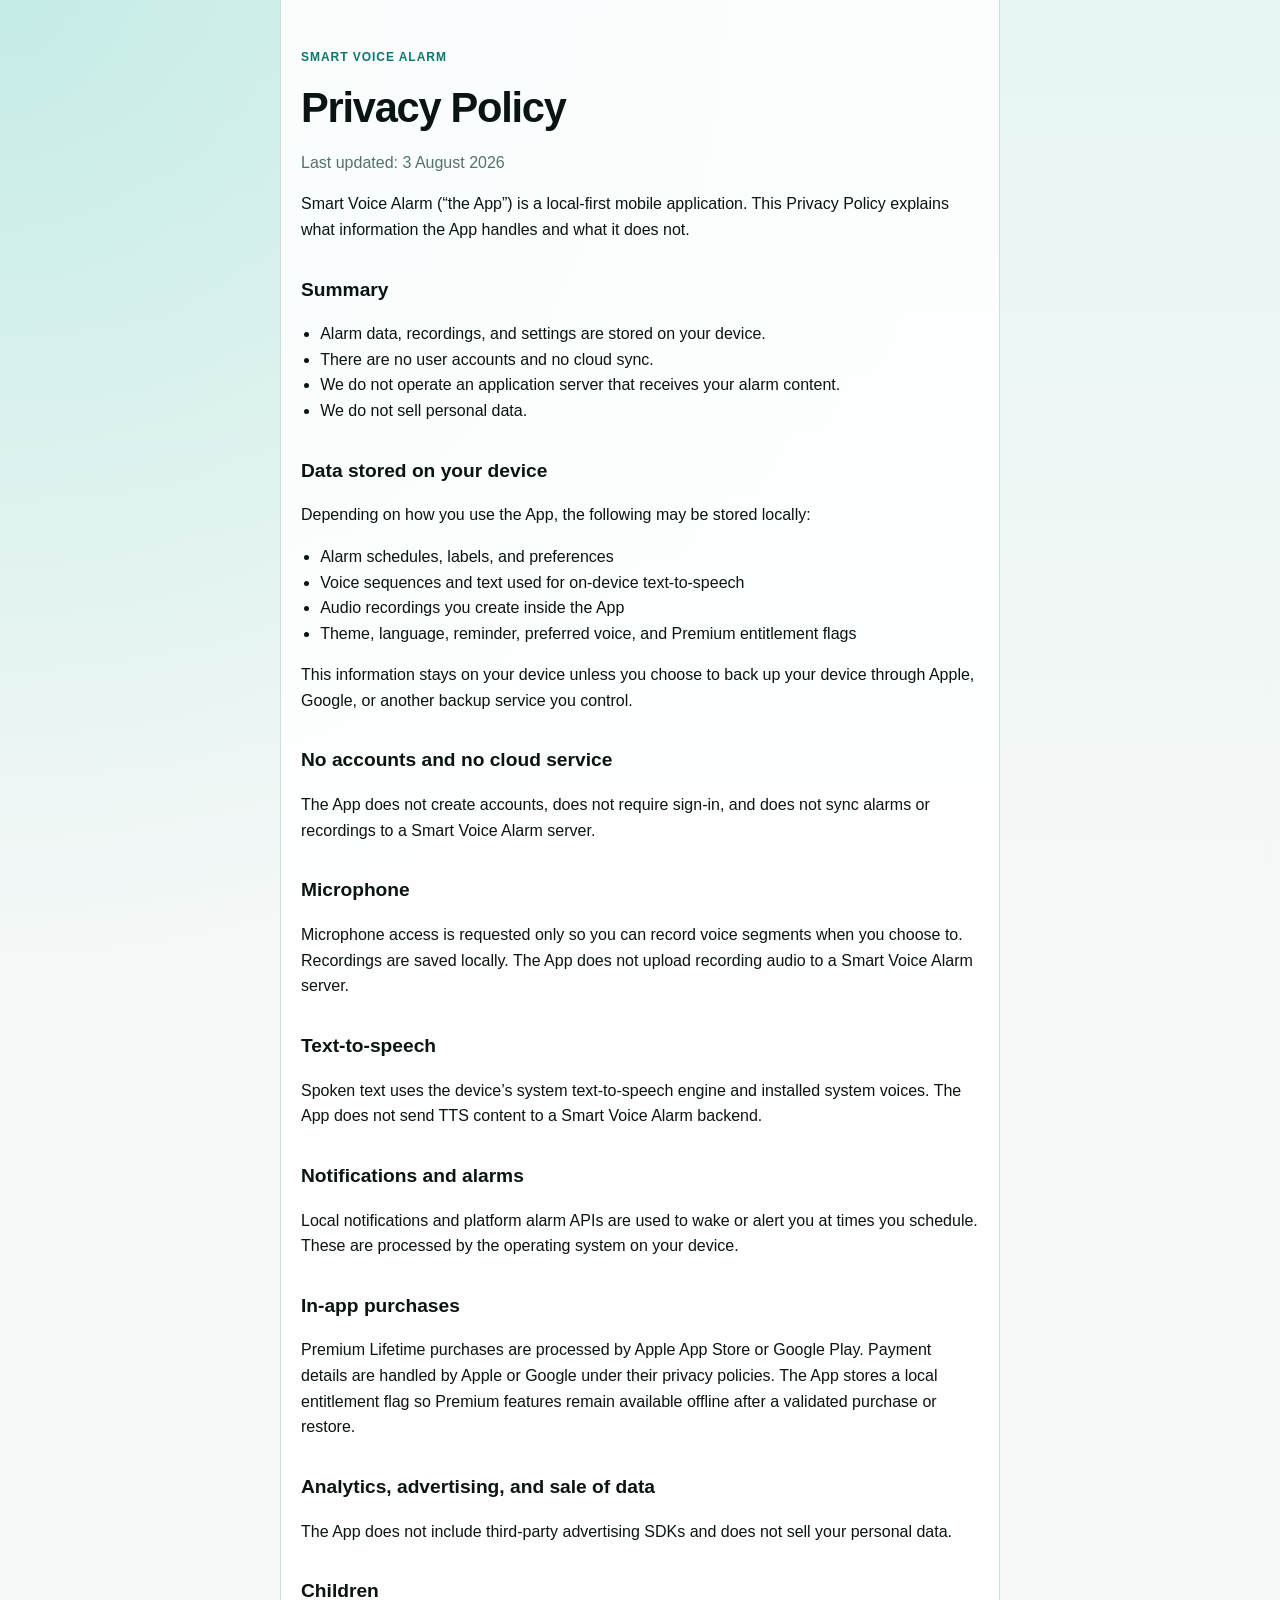
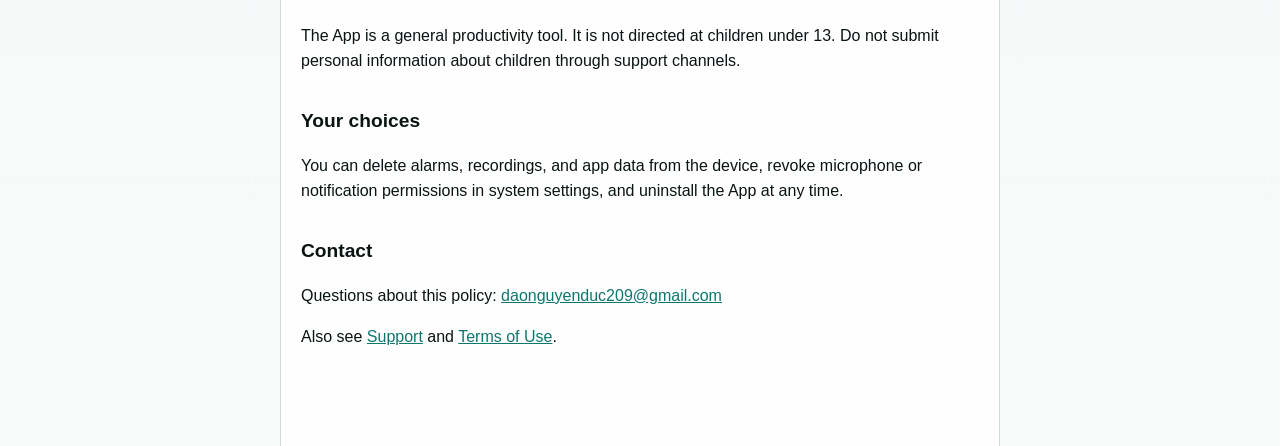
<file: privacy/index.html>
<!DOCTYPE html>
<html lang="en">
<head>
  <meta charset="utf-8" />
  <meta name="viewport" content="width=device-width, initial-scale=1" />
  <title>Privacy Policy · Smart Voice Alarm</title>
  <link rel="stylesheet" href="../legal.css" />
</head>
<body>
  <main class="doc">
    <p class="eyebrow"><a href="../">Smart Voice Alarm</a></p>
    <h1>Privacy Policy</h1>
    <p class="meta">Last updated: 3 August 2026</p>

    <p>Smart Voice Alarm (“the App”) is a local-first mobile application. This Privacy Policy explains what information the App handles and what it does not.</p>

    <h2>Summary</h2>
    <ul>
      <li>Alarm data, recordings, and settings are stored on your device.</li>
      <li>There are no user accounts and no cloud sync.</li>
      <li>We do not operate an application server that receives your alarm content.</li>
      <li>We do not sell personal data.</li>
    </ul>

    <h2>Data stored on your device</h2>
    <p>Depending on how you use the App, the following may be stored locally:</p>
    <ul>
      <li>Alarm schedules, labels, and preferences</li>
      <li>Voice sequences and text used for on-device text-to-speech</li>
      <li>Audio recordings you create inside the App</li>
      <li>Theme, language, reminder, preferred voice, and Premium entitlement flags</li>
    </ul>
    <p>This information stays on your device unless you choose to back up your device through Apple, Google, or another backup service you control.</p>

    <h2>No accounts and no cloud service</h2>
    <p>The App does not create accounts, does not require sign-in, and does not sync alarms or recordings to a Smart Voice Alarm server.</p>

    <h2>Microphone</h2>
    <p>Microphone access is requested only so you can record voice segments when you choose to. Recordings are saved locally. The App does not upload recording audio to a Smart Voice Alarm server.</p>

    <h2>Text-to-speech</h2>
    <p>Spoken text uses the device’s system text-to-speech engine and installed system voices. The App does not send TTS content to a Smart Voice Alarm backend.</p>

    <h2>Notifications and alarms</h2>
    <p>Local notifications and platform alarm APIs are used to wake or alert you at times you schedule. These are processed by the operating system on your device.</p>

    <h2>In-app purchases</h2>
    <p>Premium Lifetime purchases are processed by Apple App Store or Google Play. Payment details are handled by Apple or Google under their privacy policies. The App stores a local entitlement flag so Premium features remain available offline after a validated purchase or restore.</p>

    <h2>Analytics, advertising, and sale of data</h2>
    <p>The App does not include third-party advertising SDKs and does not sell your personal data.</p>

    <h2>Children</h2>
    <p>The App is a general productivity tool. It is not directed at children under 13. Do not submit personal information about children through support channels.</p>

    <h2>Your choices</h2>
    <p>You can delete alarms, recordings, and app data from the device, revoke microphone or notification permissions in system settings, and uninstall the App at any time.</p>

    <h2>Contact</h2>
    <p>Questions about this policy: <a href="mailto:daonguyenduc209@gmail.com">daonguyenduc209@gmail.com</a></p>
    <p>Also see <a href="../support/">Support</a> and <a href="../terms/">Terms of Use</a>.</p>
  </main>
</body>
</html>
</file>
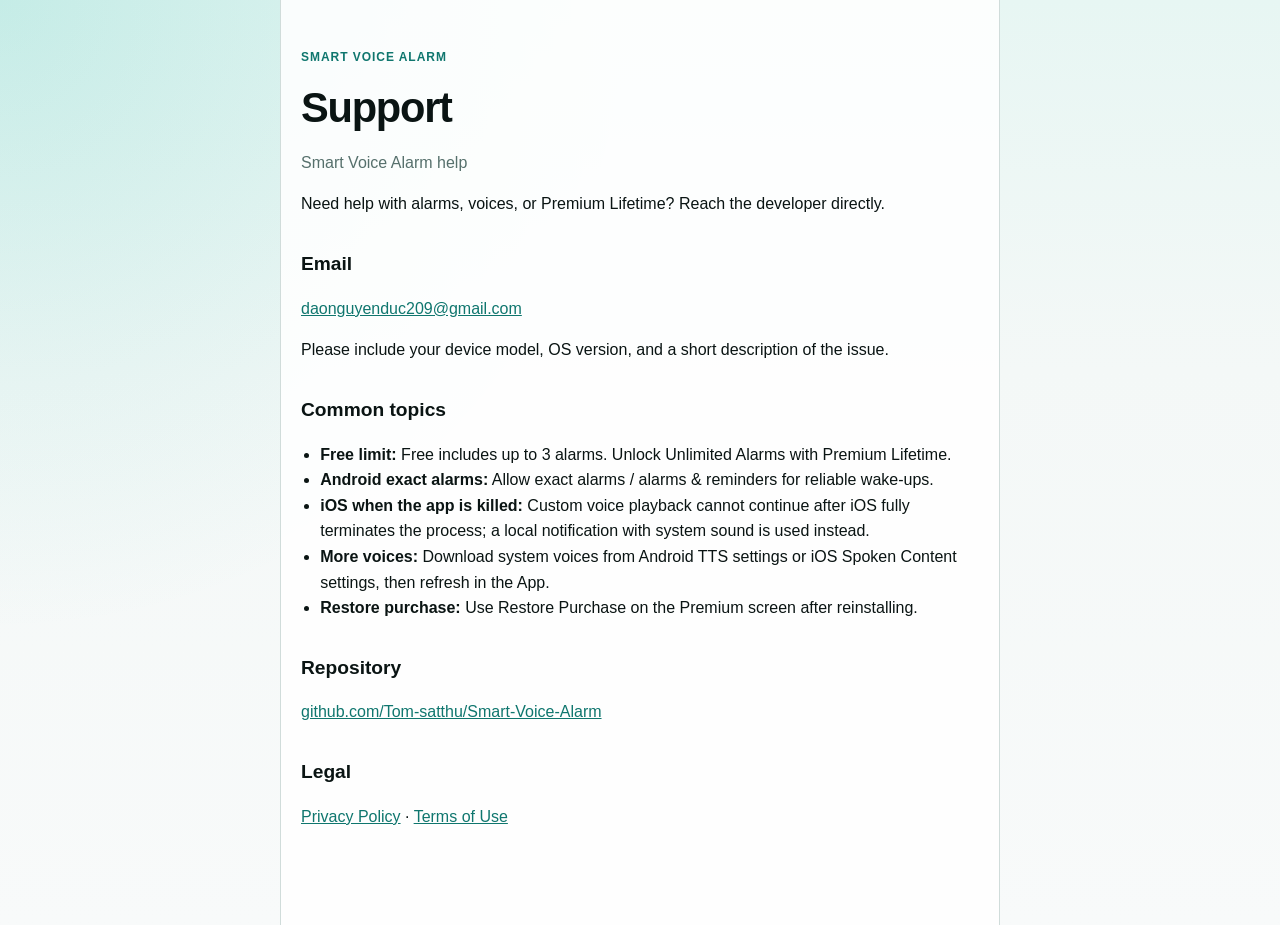
<file: support/index.html>
<!DOCTYPE html>
<html lang="en">
<head>
  <meta charset="utf-8" />
  <meta name="viewport" content="width=device-width, initial-scale=1" />
  <title>Support · Smart Voice Alarm</title>
  <link rel="stylesheet" href="../legal.css" />
</head>
<body>
  <main class="doc">
    <p class="eyebrow"><a href="../">Smart Voice Alarm</a></p>
    <h1>Support</h1>
    <p class="meta">Smart Voice Alarm help</p>

    <p>Need help with alarms, voices, or Premium Lifetime? Reach the developer directly.</p>

    <h2>Email</h2>
    <p><a href="mailto:daonguyenduc209@gmail.com">daonguyenduc209@gmail.com</a></p>
    <p>Please include your device model, OS version, and a short description of the issue.</p>

    <h2>Common topics</h2>
    <ul>
      <li><strong>Free limit:</strong> Free includes up to 3 alarms. Unlock Unlimited Alarms with Premium Lifetime.</li>
      <li><strong>Android exact alarms:</strong> Allow exact alarms / alarms &amp; reminders for reliable wake-ups.</li>
      <li><strong>iOS when the app is killed:</strong> Custom voice playback cannot continue after iOS fully terminates the process; a local notification with system sound is used instead.</li>
      <li><strong>More voices:</strong> Download system voices from Android TTS settings or iOS Spoken Content settings, then refresh in the App.</li>
      <li><strong>Restore purchase:</strong> Use Restore Purchase on the Premium screen after reinstalling.</li>
    </ul>

    <h2>Repository</h2>
    <p><a href="https://github.com/Tom-satthu/Smart-Voice-Alarm">github.com/Tom-satthu/Smart-Voice-Alarm</a></p>

    <h2>Legal</h2>
    <p><a href="../privacy/">Privacy Policy</a> · <a href="../terms/">Terms of Use</a></p>
  </main>
</body>
</html>
</file>
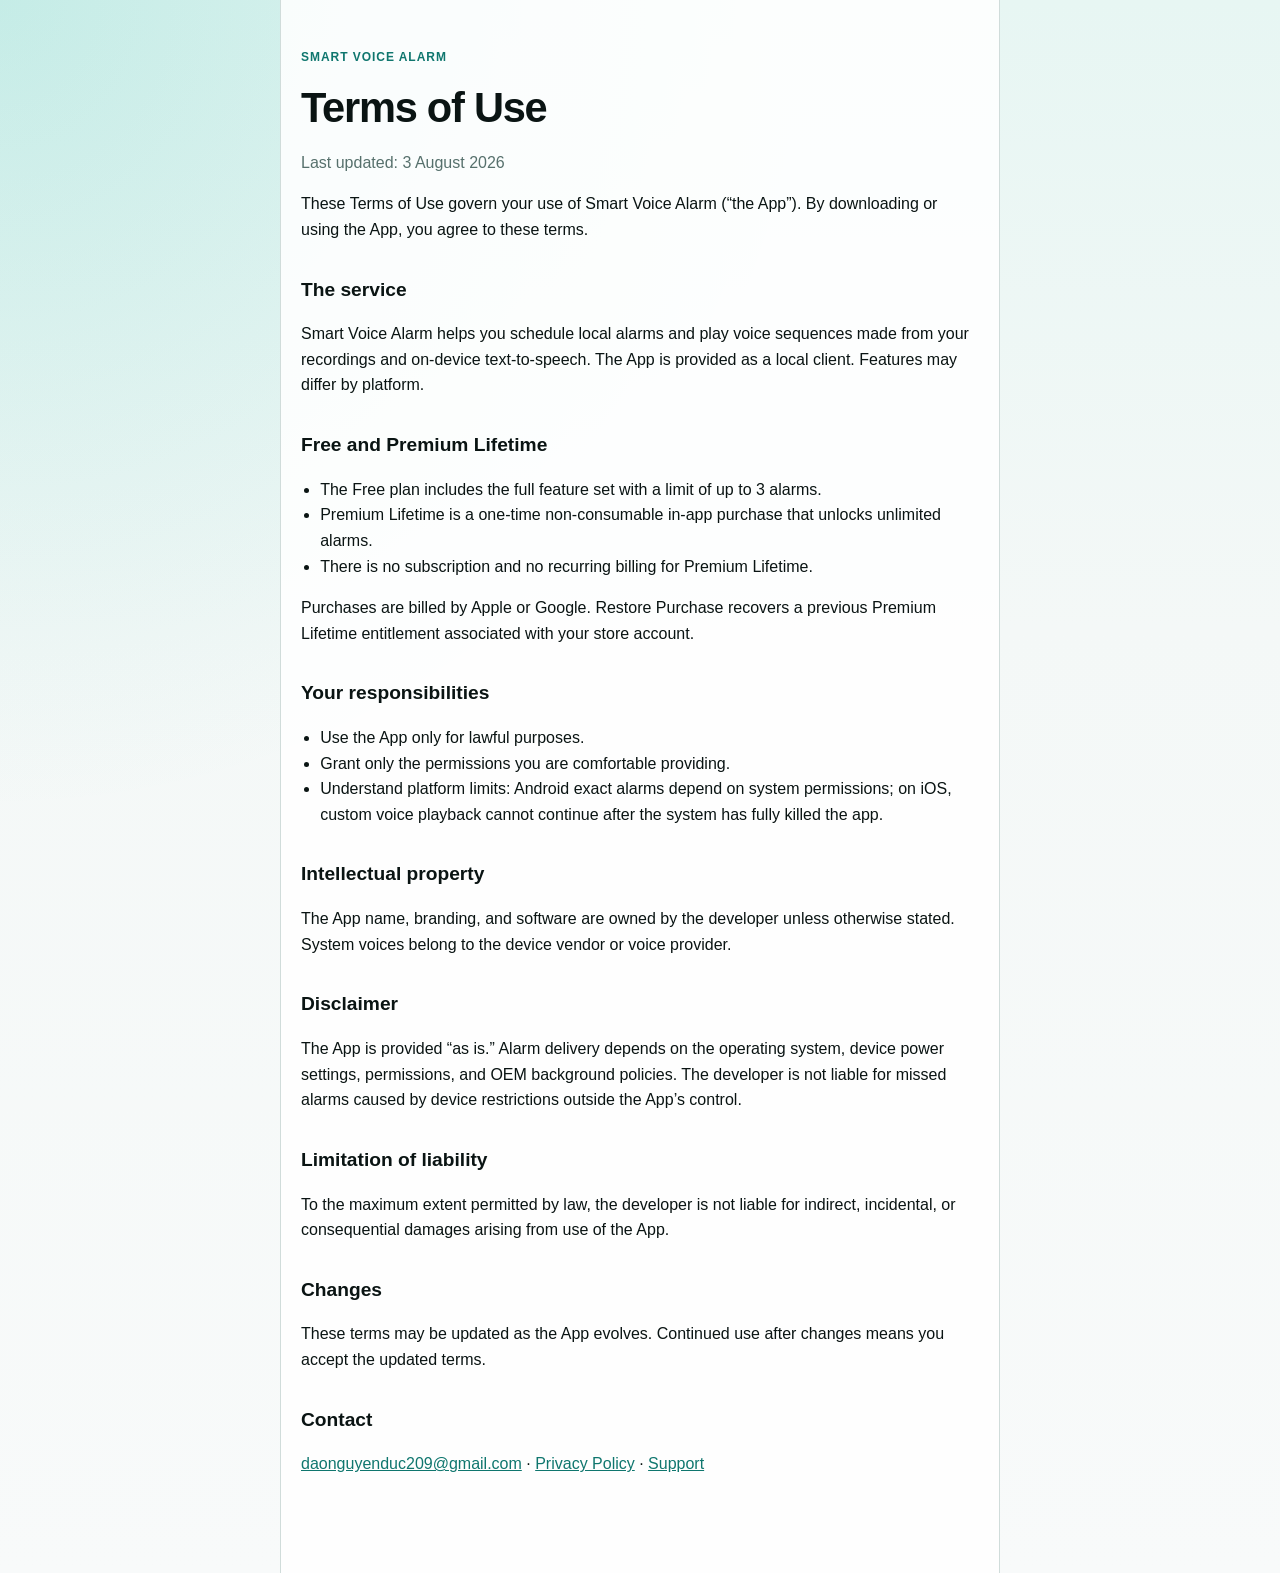
<file: terms/index.html>
<!DOCTYPE html>
<html lang="en">
<head>
  <meta charset="utf-8" />
  <meta name="viewport" content="width=device-width, initial-scale=1" />
  <title>Terms of Use · Smart Voice Alarm</title>
  <link rel="stylesheet" href="../legal.css" />
</head>
<body>
  <main class="doc">
    <p class="eyebrow"><a href="../">Smart Voice Alarm</a></p>
    <h1>Terms of Use</h1>
    <p class="meta">Last updated: 3 August 2026</p>

    <p>These Terms of Use govern your use of Smart Voice Alarm (“the App”). By downloading or using the App, you agree to these terms.</p>

    <h2>The service</h2>
    <p>Smart Voice Alarm helps you schedule local alarms and play voice sequences made from your recordings and on-device text-to-speech. The App is provided as a local client. Features may differ by platform.</p>

    <h2>Free and Premium Lifetime</h2>
    <ul>
      <li>The Free plan includes the full feature set with a limit of up to 3 alarms.</li>
      <li>Premium Lifetime is a one-time non-consumable in-app purchase that unlocks unlimited alarms.</li>
      <li>There is no subscription and no recurring billing for Premium Lifetime.</li>
    </ul>
    <p>Purchases are billed by Apple or Google. Restore Purchase recovers a previous Premium Lifetime entitlement associated with your store account.</p>

    <h2>Your responsibilities</h2>
    <ul>
      <li>Use the App only for lawful purposes.</li>
      <li>Grant only the permissions you are comfortable providing.</li>
      <li>Understand platform limits: Android exact alarms depend on system permissions; on iOS, custom voice playback cannot continue after the system has fully killed the app.</li>
    </ul>

    <h2>Intellectual property</h2>
    <p>The App name, branding, and software are owned by the developer unless otherwise stated. System voices belong to the device vendor or voice provider.</p>

    <h2>Disclaimer</h2>
    <p>The App is provided “as is.” Alarm delivery depends on the operating system, device power settings, permissions, and OEM background policies. The developer is not liable for missed alarms caused by device restrictions outside the App’s control.</p>

    <h2>Limitation of liability</h2>
    <p>To the maximum extent permitted by law, the developer is not liable for indirect, incidental, or consequential damages arising from use of the App.</p>

    <h2>Changes</h2>
    <p>These terms may be updated as the App evolves. Continued use after changes means you accept the updated terms.</p>

    <h2>Contact</h2>
    <p><a href="mailto:daonguyenduc209@gmail.com">daonguyenduc209@gmail.com</a> · <a href="../privacy/">Privacy Policy</a> · <a href="../support/">Support</a></p>
  </main>
</body>
</html>
</file>
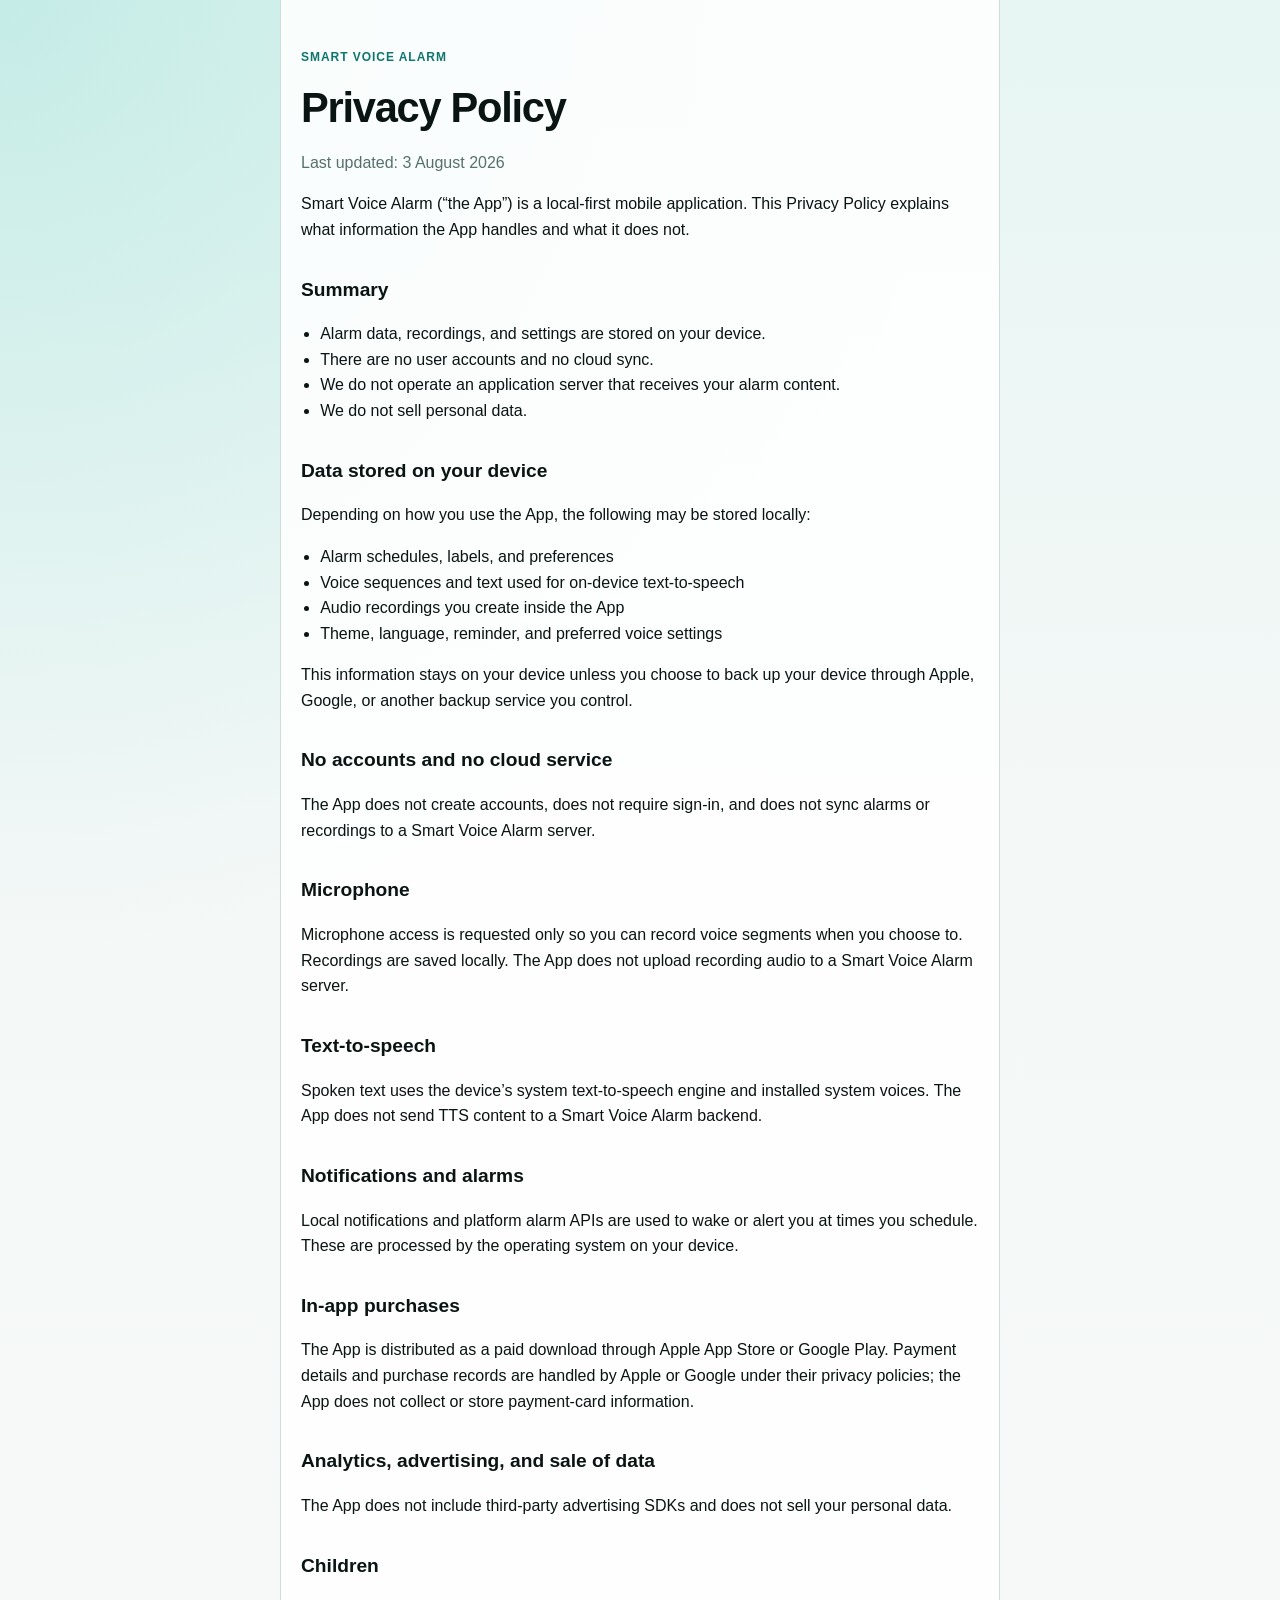
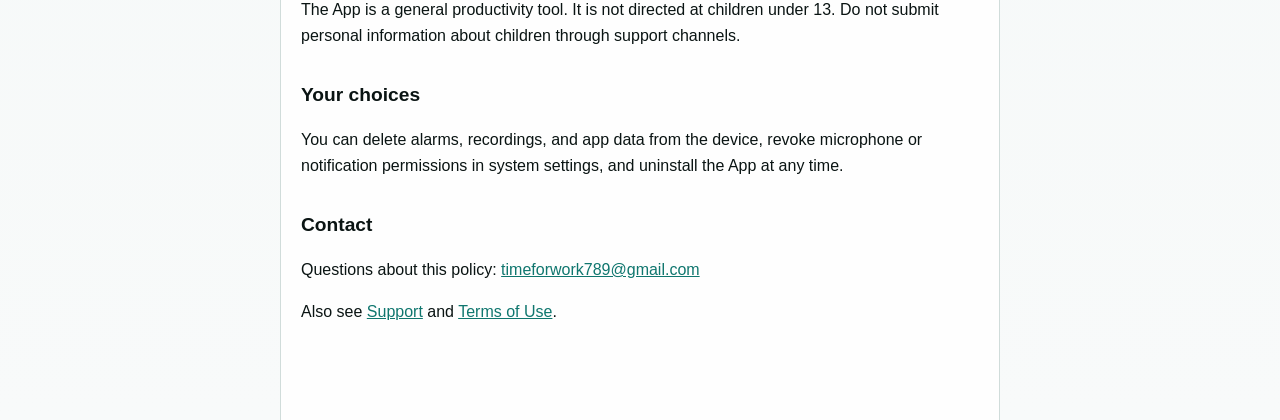
<file: web/privacy/index.html>
<!DOCTYPE html>
<html lang="en">
<head>
  <meta charset="utf-8" />
  <meta name="viewport" content="width=device-width, initial-scale=1" />
  <title>Privacy Policy · Smart Voice Alarm</title>
  <link rel="stylesheet" href="../legal.css" />
</head>
<body>
  <main class="doc">
    <p class="eyebrow"><a href="../">Smart Voice Alarm</a></p>
    <h1>Privacy Policy</h1>
    <p class="meta">Last updated: 3 August 2026</p>

    <p>Smart Voice Alarm (“the App”) is a local-first mobile application. This Privacy Policy explains what information the App handles and what it does not.</p>

    <h2>Summary</h2>
    <ul>
      <li>Alarm data, recordings, and settings are stored on your device.</li>
      <li>There are no user accounts and no cloud sync.</li>
      <li>We do not operate an application server that receives your alarm content.</li>
      <li>We do not sell personal data.</li>
    </ul>

    <h2>Data stored on your device</h2>
    <p>Depending on how you use the App, the following may be stored locally:</p>
    <ul>
      <li>Alarm schedules, labels, and preferences</li>
      <li>Voice sequences and text used for on-device text-to-speech</li>
      <li>Audio recordings you create inside the App</li>
      <li>Theme, language, reminder, and preferred voice settings</li>
    </ul>
    <p>This information stays on your device unless you choose to back up your device through Apple, Google, or another backup service you control.</p>

    <h2>No accounts and no cloud service</h2>
    <p>The App does not create accounts, does not require sign-in, and does not sync alarms or recordings to a Smart Voice Alarm server.</p>

    <h2>Microphone</h2>
    <p>Microphone access is requested only so you can record voice segments when you choose to. Recordings are saved locally. The App does not upload recording audio to a Smart Voice Alarm server.</p>

    <h2>Text-to-speech</h2>
    <p>Spoken text uses the device’s system text-to-speech engine and installed system voices. The App does not send TTS content to a Smart Voice Alarm backend.</p>

    <h2>Notifications and alarms</h2>
    <p>Local notifications and platform alarm APIs are used to wake or alert you at times you schedule. These are processed by the operating system on your device.</p>

    <h2>In-app purchases</h2>
    <p>The App is distributed as a paid download through Apple App Store or Google Play. Payment details and purchase records are handled by Apple or Google under their privacy policies; the App does not collect or store payment-card information.</p>

    <h2>Analytics, advertising, and sale of data</h2>
    <p>The App does not include third-party advertising SDKs and does not sell your personal data.</p>

    <h2>Children</h2>
    <p>The App is a general productivity tool. It is not directed at children under 13. Do not submit personal information about children through support channels.</p>

    <h2>Your choices</h2>
    <p>You can delete alarms, recordings, and app data from the device, revoke microphone or notification permissions in system settings, and uninstall the App at any time.</p>

    <h2>Contact</h2>
    <p>Questions about this policy: <a href="mailto:timeforwork789@gmail.com">timeforwork789@gmail.com</a></p>
    <p>Also see <a href="../support/">Support</a> and <a href="../terms/">Terms of Use</a>.</p>
  </main>
</body>
</html>
</file>
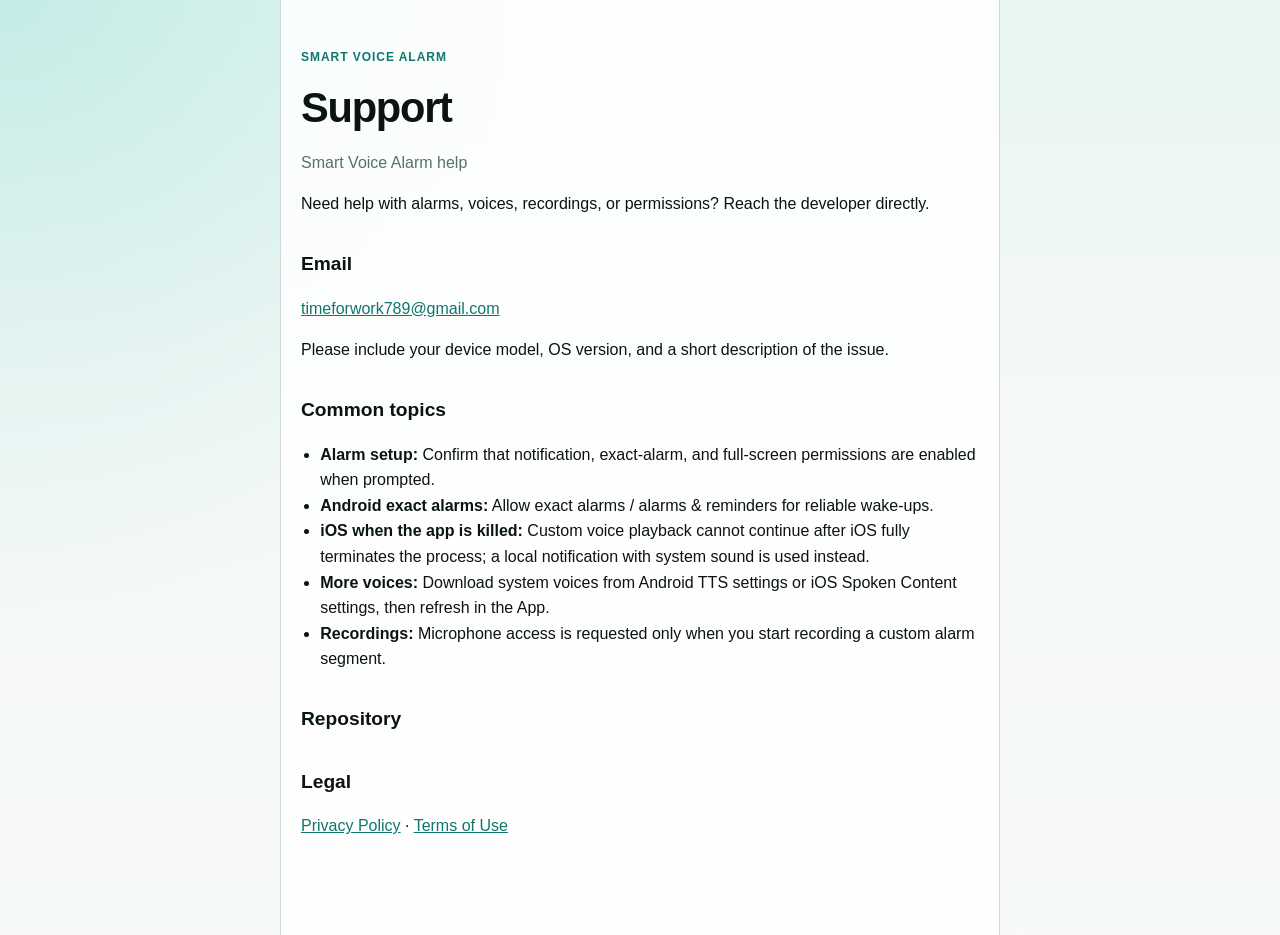
<file: web/support/index.html>
<!DOCTYPE html>
<html lang="en">
<head>
  <meta charset="utf-8" />
  <meta name="viewport" content="width=device-width, initial-scale=1" />
  <title>Support · Smart Voice Alarm</title>
  <link rel="stylesheet" href="../legal.css" />
</head>
<body>
  <main class="doc">
    <p class="eyebrow"><a href="../">Smart Voice Alarm</a></p>
    <h1>Support</h1>
    <p class="meta">Smart Voice Alarm help</p>

    <p>Need help with alarms, voices, recordings, or permissions? Reach the developer directly.</p>

    <h2>Email</h2>
    <p><a href="mailto:timeforwork789@gmail.com">timeforwork789@gmail.com</a></p>
    <p>Please include your device model, OS version, and a short description of the issue.</p>

    <h2>Common topics</h2>
    <ul>
      <li><strong>Alarm setup:</strong> Confirm that notification, exact-alarm, and full-screen permissions are enabled when prompted.</li>
      <li><strong>Android exact alarms:</strong> Allow exact alarms / alarms &amp; reminders for reliable wake-ups.</li>
      <li><strong>iOS when the app is killed:</strong> Custom voice playback cannot continue after iOS fully terminates the process; a local notification with system sound is used instead.</li>
      <li><strong>More voices:</strong> Download system voices from Android TTS settings or iOS Spoken Content settings, then refresh in the App.</li>
      <li><strong>Recordings:</strong> Microphone access is requested only when you start recording a custom alarm segment.</li>
    </ul>

    <h2>Repository</h2>

    <h2>Legal</h2>
    <p><a href="../privacy/">Privacy Policy</a> · <a href="../terms/">Terms of Use</a></p>
  </main>
</body>
</html>
</file>
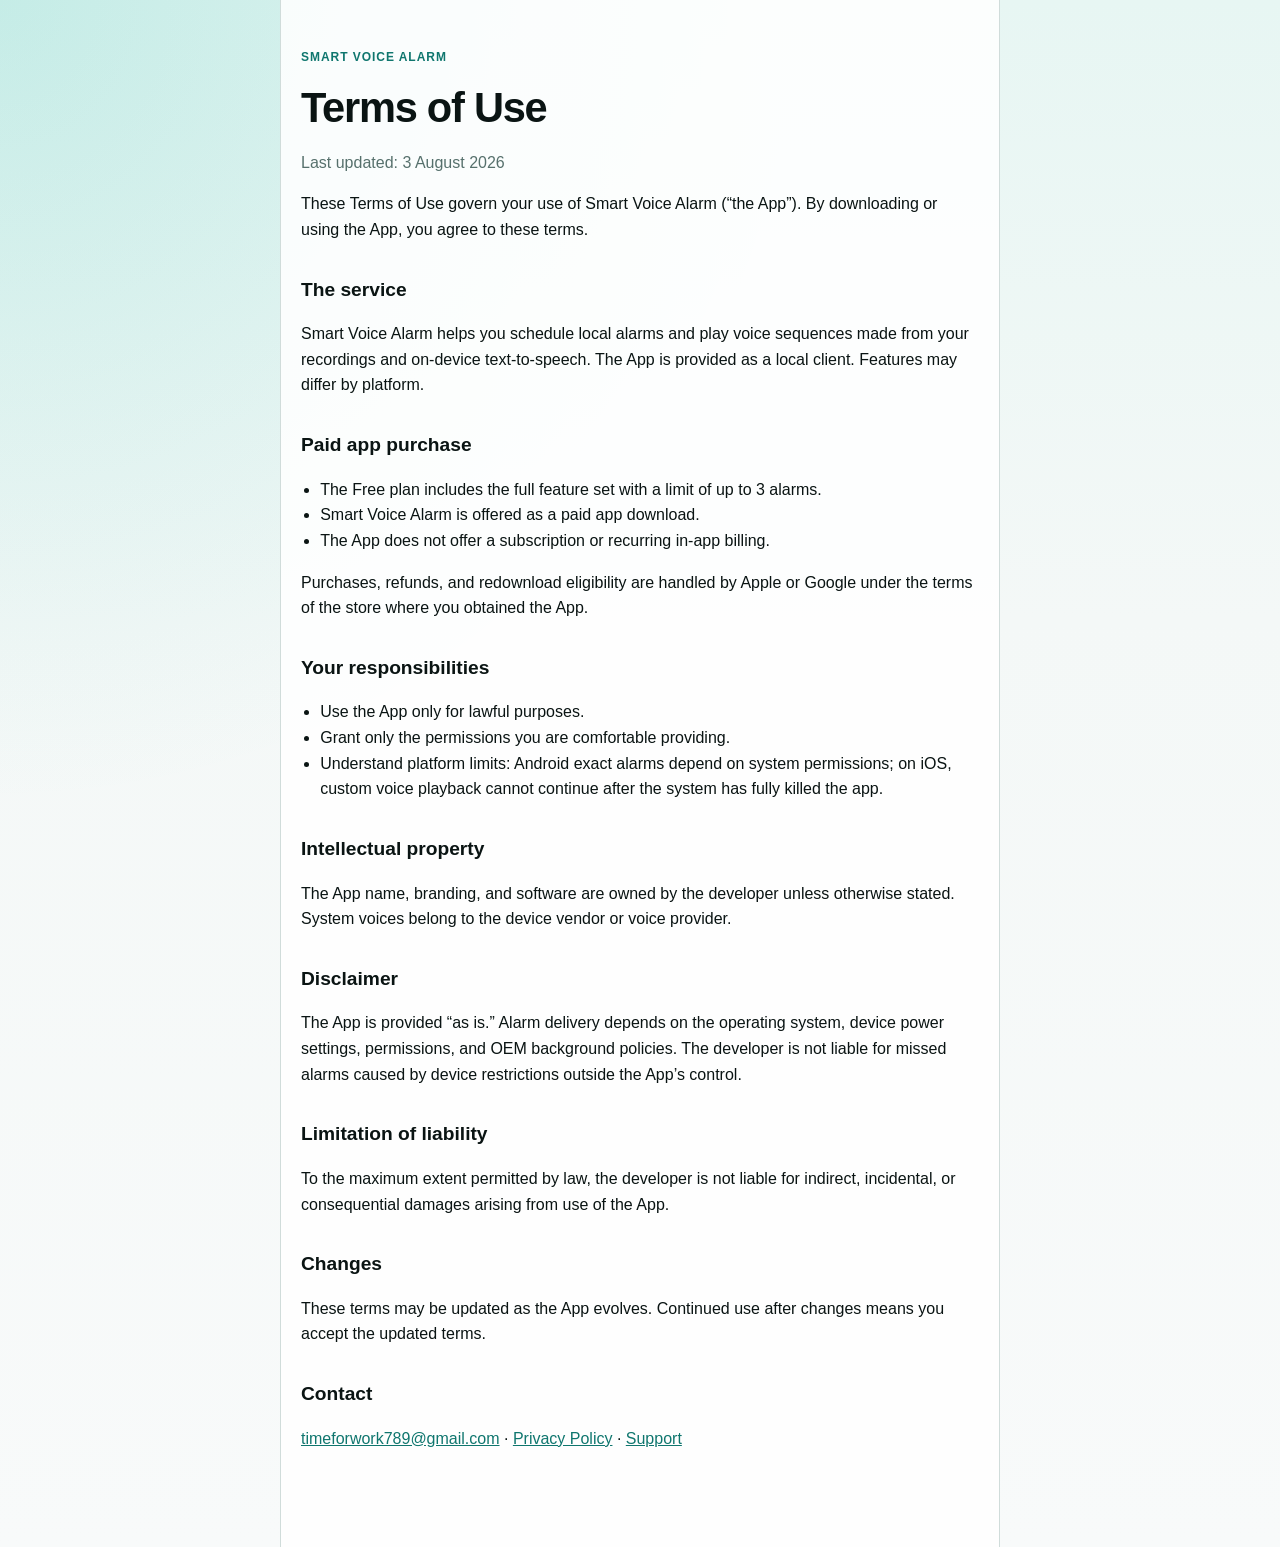
<file: web/terms/index.html>
<!DOCTYPE html>
<html lang="en">
<head>
  <meta charset="utf-8" />
  <meta name="viewport" content="width=device-width, initial-scale=1" />
  <title>Terms of Use · Smart Voice Alarm</title>
  <link rel="stylesheet" href="../legal.css" />
</head>
<body>
  <main class="doc">
    <p class="eyebrow"><a href="../">Smart Voice Alarm</a></p>
    <h1>Terms of Use</h1>
    <p class="meta">Last updated: 3 August 2026</p>

    <p>These Terms of Use govern your use of Smart Voice Alarm (“the App”). By downloading or using the App, you agree to these terms.</p>

    <h2>The service</h2>
    <p>Smart Voice Alarm helps you schedule local alarms and play voice sequences made from your recordings and on-device text-to-speech. The App is provided as a local client. Features may differ by platform.</p>

    <h2>Paid app purchase</h2>
    <ul>
      <li>The Free plan includes the full feature set with a limit of up to 3 alarms.</li>
      <li>Smart Voice Alarm is offered as a paid app download.</li>
      <li>The App does not offer a subscription or recurring in-app billing.</li>
    </ul>
    <p>Purchases, refunds, and redownload eligibility are handled by Apple or Google under the terms of the store where you obtained the App.</p>

    <h2>Your responsibilities</h2>
    <ul>
      <li>Use the App only for lawful purposes.</li>
      <li>Grant only the permissions you are comfortable providing.</li>
      <li>Understand platform limits: Android exact alarms depend on system permissions; on iOS, custom voice playback cannot continue after the system has fully killed the app.</li>
    </ul>

    <h2>Intellectual property</h2>
    <p>The App name, branding, and software are owned by the developer unless otherwise stated. System voices belong to the device vendor or voice provider.</p>

    <h2>Disclaimer</h2>
    <p>The App is provided “as is.” Alarm delivery depends on the operating system, device power settings, permissions, and OEM background policies. The developer is not liable for missed alarms caused by device restrictions outside the App’s control.</p>

    <h2>Limitation of liability</h2>
    <p>To the maximum extent permitted by law, the developer is not liable for indirect, incidental, or consequential damages arising from use of the App.</p>

    <h2>Changes</h2>
    <p>These terms may be updated as the App evolves. Continued use after changes means you accept the updated terms.</p>

    <h2>Contact</h2>
    <p><a href="mailto:timeforwork789@gmail.com">timeforwork789@gmail.com</a> · <a href="../privacy/">Privacy Policy</a> · <a href="../support/">Support</a></p>
  </main>
</body>
</html>
</file>
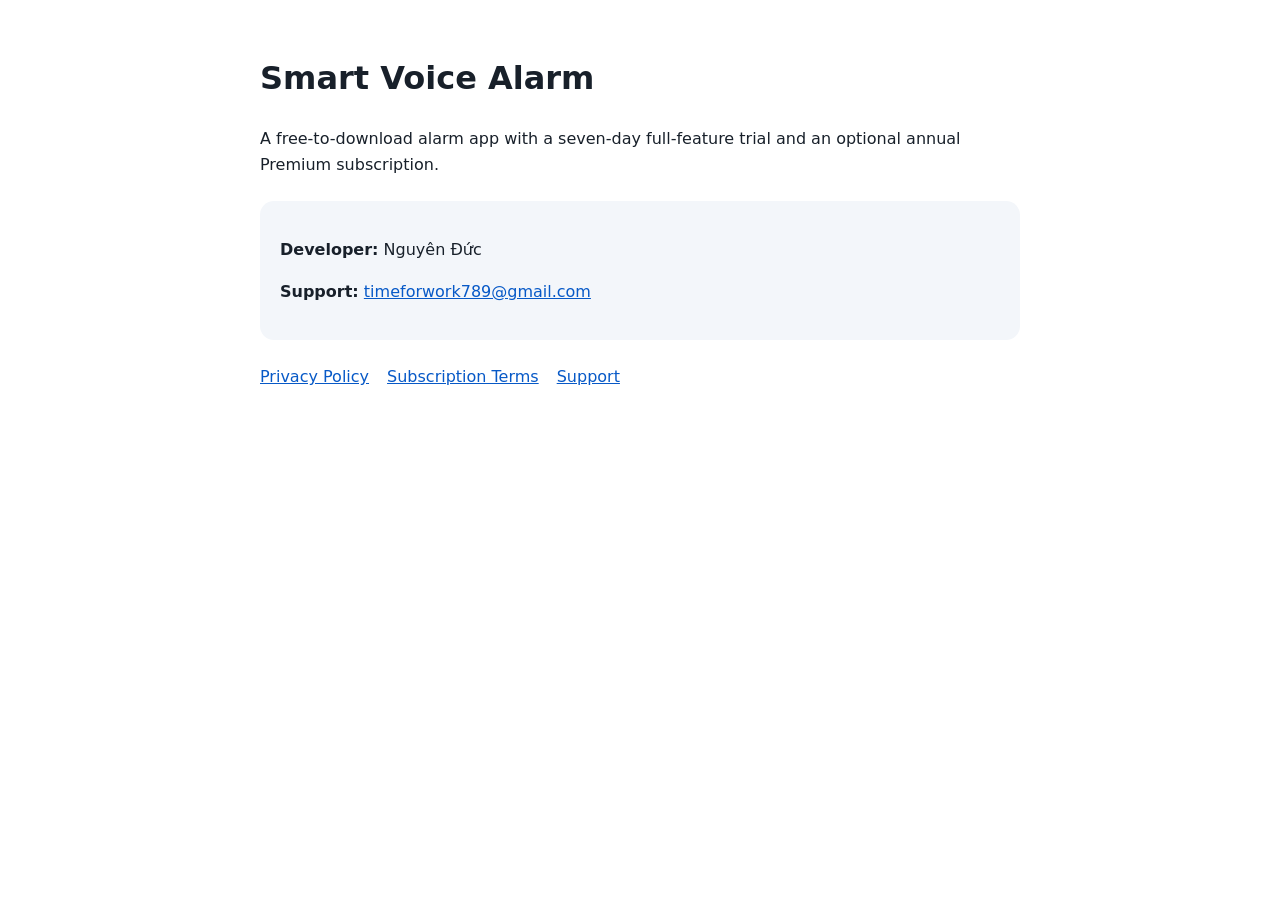
<file: docs/google_play_release/legal_site_deployable/index.html>
<!doctype html>
<html lang="en"><head><meta charset="utf-8"><meta name="viewport" content="width=device-width,initial-scale=1"><title>Smart Voice Alarm</title><style>body{font:16px system-ui,sans-serif;line-height:1.6;max-width:760px;margin:auto;padding:32px 20px;color:#18202a;background:#fff}a{color:#0759c7}nav a{display:inline-block;margin:0 18px 10px 0}.card{background:#f3f6fa;border-radius:14px;padding:20px;margin:24px 0}@media(prefers-color-scheme:dark){body{color:#edf2f7;background:#111820}.card{background:#1b2530}a{color:#8fc2ff}}</style></head><body><h1>Smart Voice Alarm</h1><p>A free-to-download alarm app with a seven-day full-feature trial and an optional annual Premium subscription.</p><div class="card"><p><strong>Developer:</strong> Nguyên Đức</p><p><strong>Support:</strong> <a href="mailto:timeforwork789@gmail.com">timeforwork789@gmail.com</a></p></div><nav><a href="privacy-policy/">Privacy Policy</a><a href="subscription-terms/">Subscription Terms</a><a href="support/">Support</a></nav></body></html>
</file>
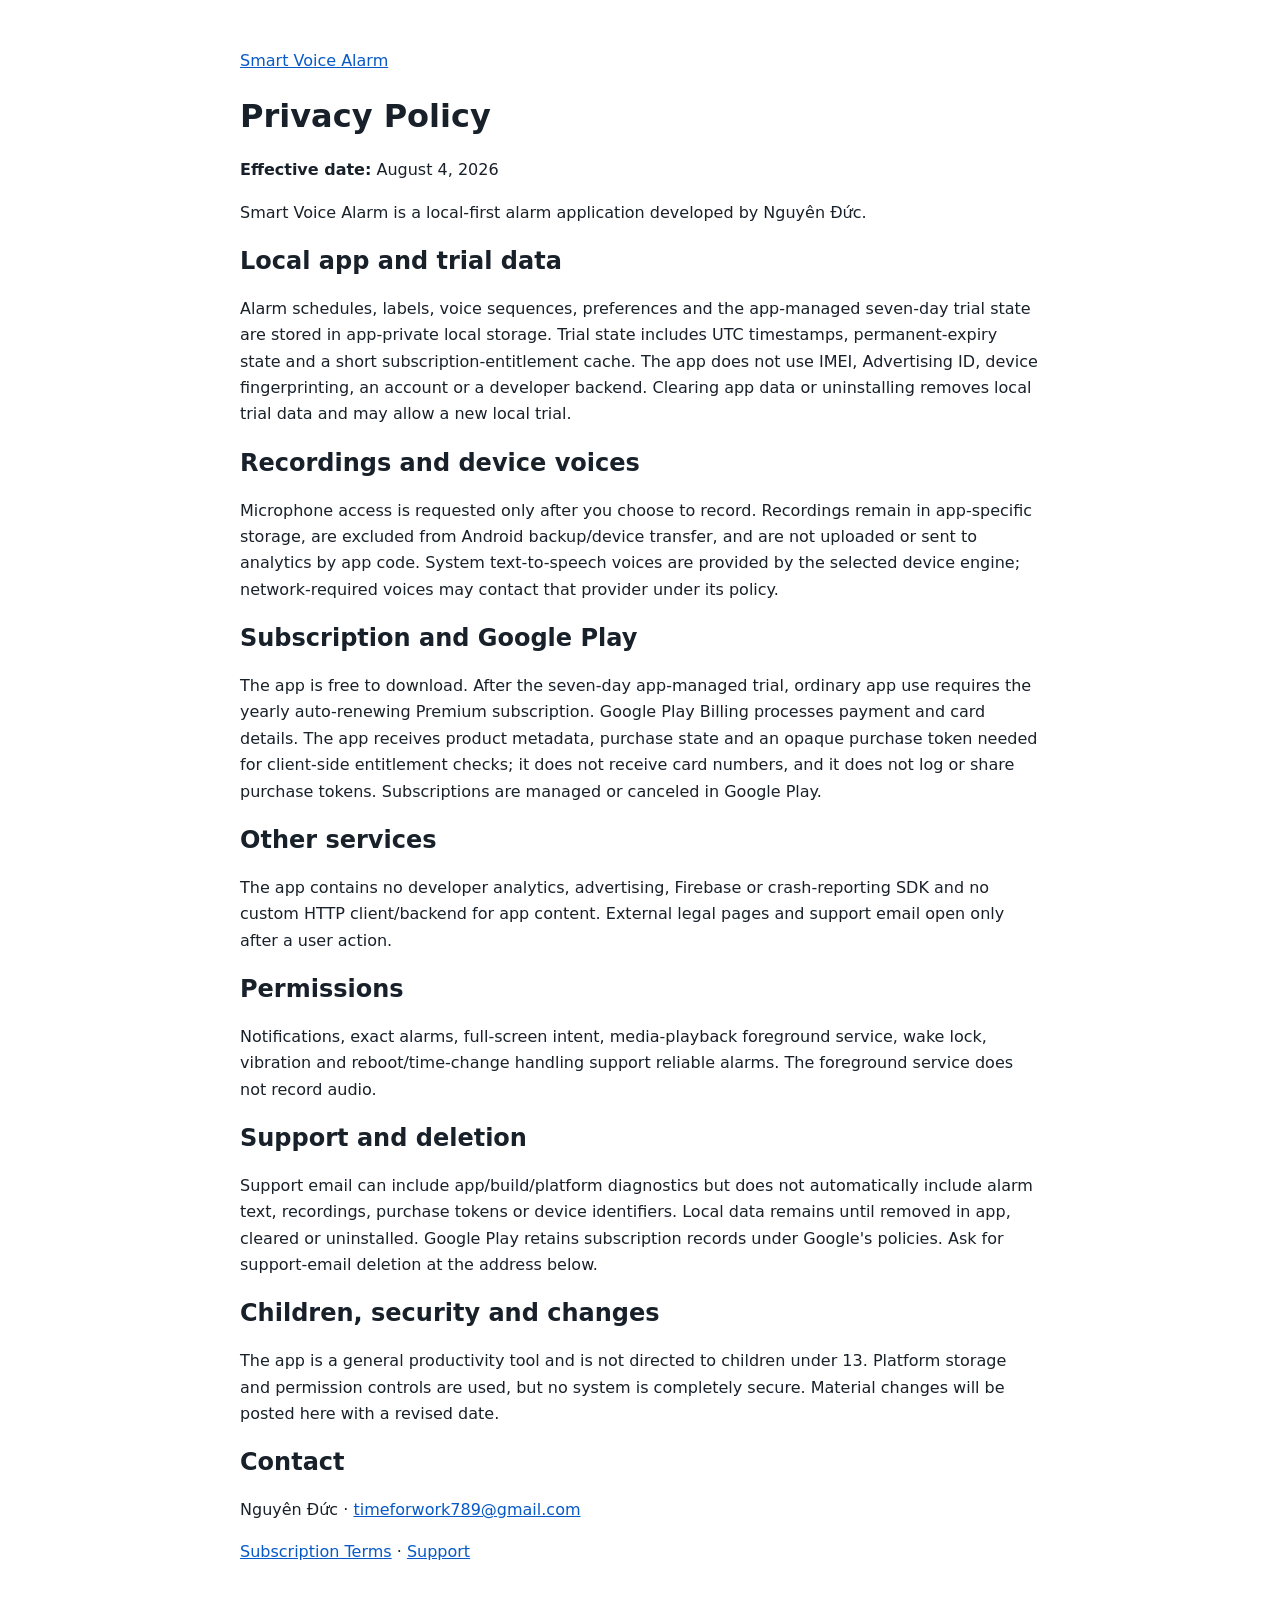
<file: docs/google_play_release/legal_site_deployable/privacy-policy/index.html>
<!doctype html>
<html lang="en"><head><meta charset="utf-8"><meta name="viewport" content="width=device-width,initial-scale=1"><title>Privacy Policy · Smart Voice Alarm</title><style>body{font:16px system-ui,sans-serif;line-height:1.65;max-width:800px;margin:auto;padding:32px 20px;color:#18202a;background:#fff}h1,h2{line-height:1.25}a{color:#0759c7}@media(prefers-color-scheme:dark){body{color:#edf2f7;background:#111820}a{color:#8fc2ff}}</style></head><body><p><a href="../">Smart Voice Alarm</a></p><h1>Privacy Policy</h1><p><strong>Effective date:</strong> August 4, 2026</p><p>Smart Voice Alarm is a local-first alarm application developed by Nguyên Đức.</p><h2>Local app and trial data</h2><p>Alarm schedules, labels, voice sequences, preferences and the app-managed seven-day trial state are stored in app-private local storage. Trial state includes UTC timestamps, permanent-expiry state and a short subscription-entitlement cache. The app does not use IMEI, Advertising ID, device fingerprinting, an account or a developer backend. Clearing app data or uninstalling removes local trial data and may allow a new local trial.</p><h2>Recordings and device voices</h2><p>Microphone access is requested only after you choose to record. Recordings remain in app-specific storage, are excluded from Android backup/device transfer, and are not uploaded or sent to analytics by app code. System text-to-speech voices are provided by the selected device engine; network-required voices may contact that provider under its policy.</p><h2>Subscription and Google Play</h2><p>The app is free to download. After the seven-day app-managed trial, ordinary app use requires the yearly auto-renewing Premium subscription. Google Play Billing processes payment and card details. The app receives product metadata, purchase state and an opaque purchase token needed for client-side entitlement checks; it does not receive card numbers, and it does not log or share purchase tokens. Subscriptions are managed or canceled in Google Play.</p><h2>Other services</h2><p>The app contains no developer analytics, advertising, Firebase or crash-reporting SDK and no custom HTTP client/backend for app content. External legal pages and support email open only after a user action.</p><h2>Permissions</h2><p>Notifications, exact alarms, full-screen intent, media-playback foreground service, wake lock, vibration and reboot/time-change handling support reliable alarms. The foreground service does not record audio.</p><h2>Support and deletion</h2><p>Support email can include app/build/platform diagnostics but does not automatically include alarm text, recordings, purchase tokens or device identifiers. Local data remains until removed in app, cleared or uninstalled. Google Play retains subscription records under Google's policies. Ask for support-email deletion at the address below.</p><h2>Children, security and changes</h2><p>The app is a general productivity tool and is not directed to children under 13. Platform storage and permission controls are used, but no system is completely secure. Material changes will be posted here with a revised date.</p><h2>Contact</h2><p>Nguyên Đức · <a href="mailto:timeforwork789@gmail.com">timeforwork789@gmail.com</a></p><p><a href="../subscription-terms/">Subscription Terms</a> · <a href="../support/">Support</a></p></body></html>
</file>
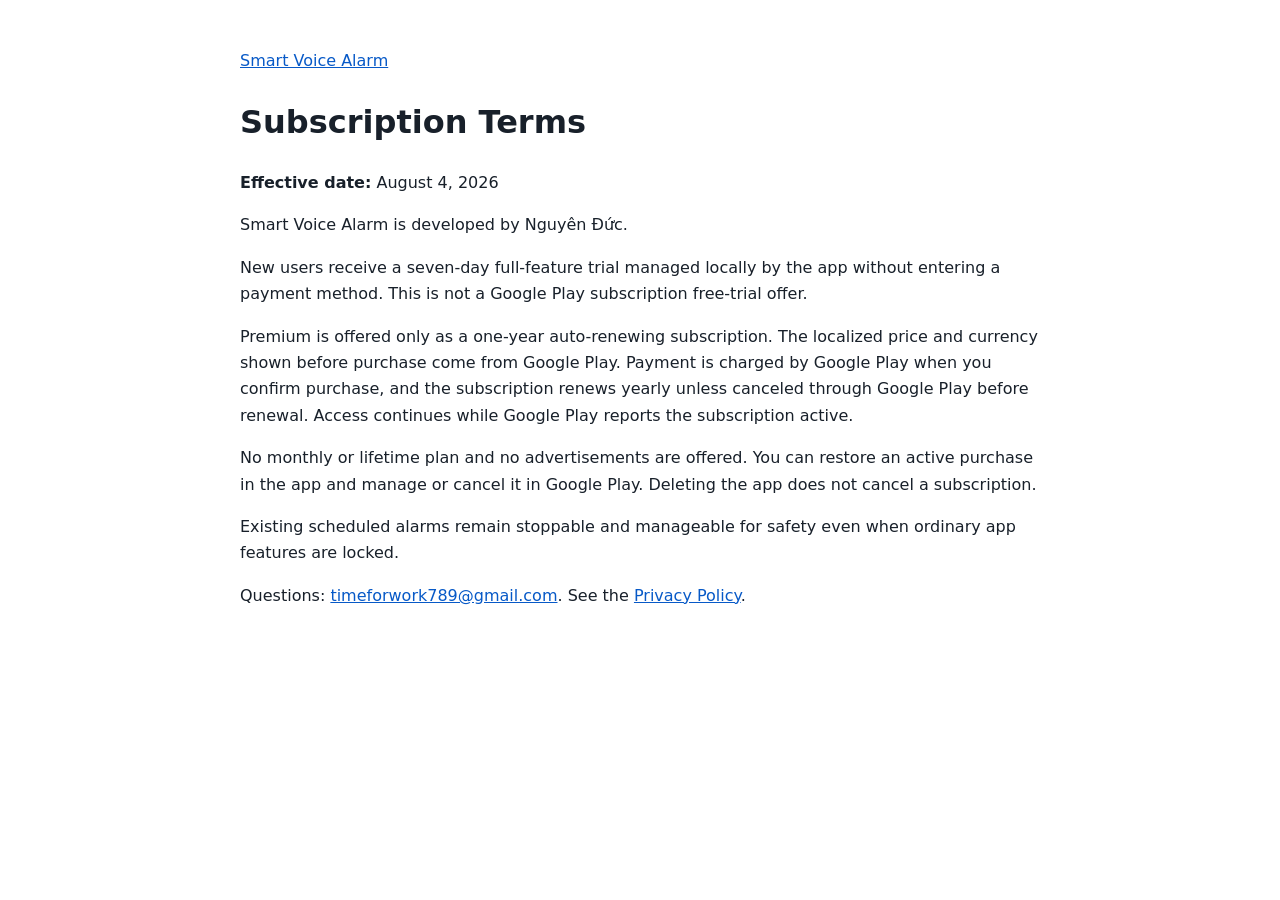
<file: docs/google_play_release/legal_site_deployable/subscription-terms/index.html>
<!doctype html>
<html lang="en">
<head>
  <meta charset="utf-8">
  <meta name="viewport" content="width=device-width,initial-scale=1">
  <title>Subscription Terms · Smart Voice Alarm</title>
  <style>body{font:16px system-ui,sans-serif;line-height:1.65;max-width:800px;margin:auto;padding:32px 20px;color:#18202a;background:#fff}a{color:#0759c7}@media(prefers-color-scheme:dark){body{color:#edf2f7;background:#111820}a{color:#8fc2ff}}</style>
</head>
<body>
  <p><a href="../">Smart Voice Alarm</a></p>
  <h1>Subscription Terms</h1>
  <p><strong>Effective date:</strong> August 4, 2026</p>
  <p>Smart Voice Alarm is developed by Nguyên Đức.</p>
  <p>New users receive a seven-day full-feature trial managed locally by the app without entering a payment method. This is not a Google Play subscription free-trial offer.</p>
  <p>Premium is offered only as a one-year auto-renewing subscription. The localized price and currency shown before purchase come from Google Play. Payment is charged by Google Play when you confirm purchase, and the subscription renews yearly unless canceled through Google Play before renewal. Access continues while Google Play reports the subscription active.</p>
  <p>No monthly or lifetime plan and no advertisements are offered. You can restore an active purchase in the app and manage or cancel it in Google Play. Deleting the app does not cancel a subscription.</p>
  <p>Existing scheduled alarms remain stoppable and manageable for safety even when ordinary app features are locked.</p>
  <p>Questions: <a href="mailto:timeforwork789@gmail.com">timeforwork789@gmail.com</a>. See the <a href="../privacy-policy/">Privacy Policy</a>.</p>
</body>
</html>
</file>
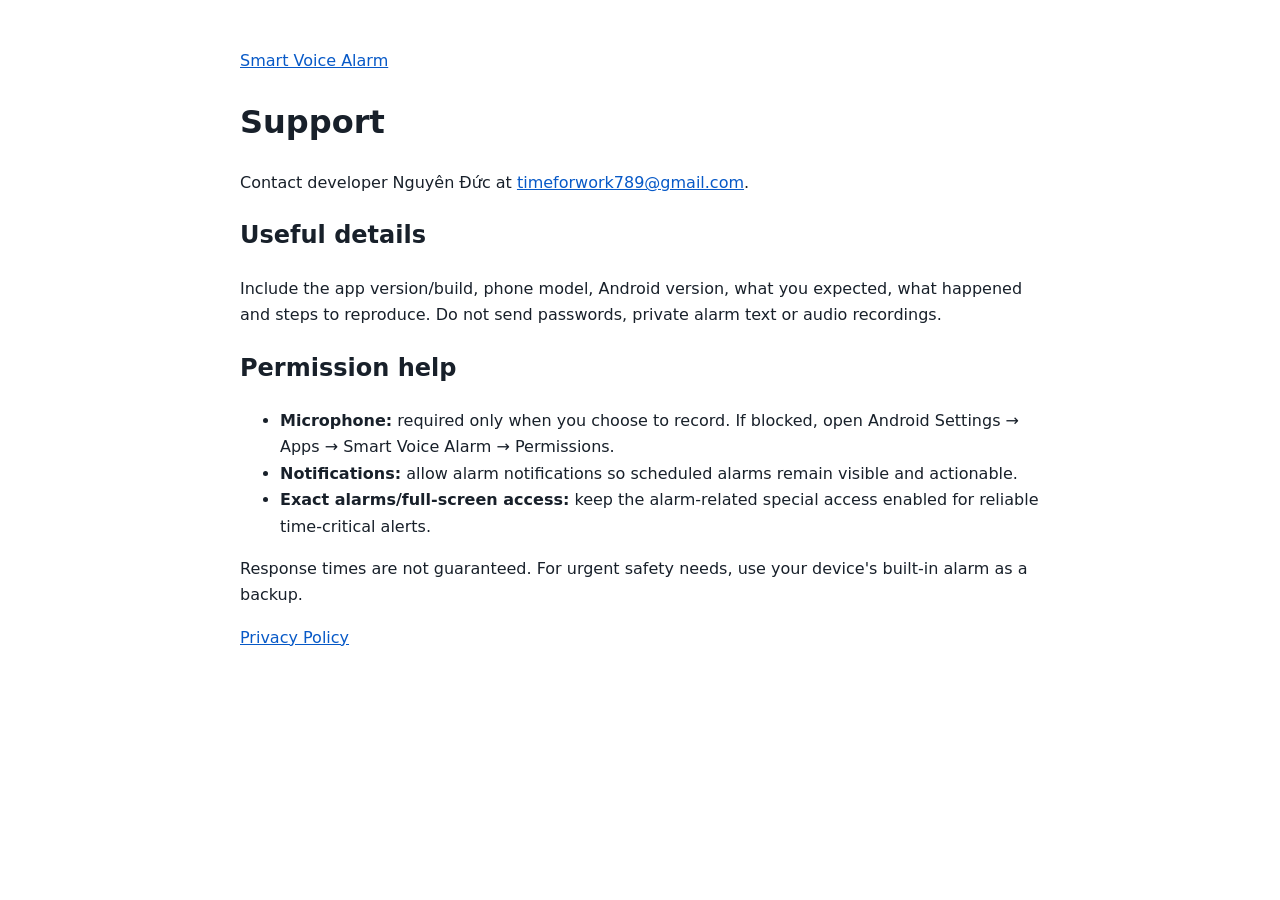
<file: docs/google_play_release/legal_site_deployable/support/index.html>
<!doctype html>
<html lang="en"><head><meta charset="utf-8"><meta name="viewport" content="width=device-width,initial-scale=1"><title>Support · Smart Voice Alarm</title><style>body{font:16px system-ui,sans-serif;line-height:1.65;max-width:800px;margin:auto;padding:32px 20px;color:#18202a}a{color:#0759c7}</style></head><body><p><a href="../">Smart Voice Alarm</a></p><h1>Support</h1><p>Contact developer Nguyên Đức at <a href="mailto:timeforwork789@gmail.com">timeforwork789@gmail.com</a>.</p><h2>Useful details</h2><p>Include the app version/build, phone model, Android version, what you expected, what happened and steps to reproduce. Do not send passwords, private alarm text or audio recordings.</p><h2>Permission help</h2><ul><li><strong>Microphone:</strong> required only when you choose to record. If blocked, open Android Settings → Apps → Smart Voice Alarm → Permissions.</li><li><strong>Notifications:</strong> allow alarm notifications so scheduled alarms remain visible and actionable.</li><li><strong>Exact alarms/full-screen access:</strong> keep the alarm-related special access enabled for reliable time-critical alerts.</li></ul><p>Response times are not guaranteed. For urgent safety needs, use your device's built-in alarm as a backup.</p><p><a href="../privacy-policy/">Privacy Policy</a></p></body></html>
</file>
<file: legal.css>
:root {
  --bg: #f4f8f7;
  --ink: #0a1413;
  --muted: #56706c;
  --brand: #0f766e;
  --card: #ffffff;
  --line: #d0dcda;
  --max: 720px;
  font-family: "Segoe UI", "Helvetica Neue", Arial, sans-serif;
}

* { box-sizing: border-box; }

body {
  margin: 0;
  background:
    radial-gradient(circle at top left, rgba(20, 184, 166, 0.16), transparent 40%),
    linear-gradient(180deg, #e7f6f3 0%, var(--bg) 40%, #f8fafa 100%);
  color: var(--ink);
  line-height: 1.6;
}

.doc {
  max-width: var(--max);
  margin: 0 auto;
  padding: 48px 20px 80px;
  background: color-mix(in srgb, var(--card) 88%, transparent);
  border-inline: 1px solid var(--line);
  min-height: 100vh;
}

.eyebrow {
  margin: 0 0 8px;
  text-transform: uppercase;
  letter-spacing: 0.08em;
  font-size: 12px;
  font-weight: 700;
}

.eyebrow a { color: var(--brand); text-decoration: none; }

h1 {
  margin: 0 0 8px;
  font-size: clamp(2rem, 4vw, 2.6rem);
  letter-spacing: -0.03em;
}

h2 {
  margin-top: 2rem;
  font-size: 1.2rem;
}

.meta { color: var(--muted); margin-top: 0; }

a { color: var(--brand); }

ul { padding-left: 1.2rem; }

@media (max-width: 720px) {
  .doc { border-inline: 0; }
}
</file>
<file: web/legal.css>
:root {
  --bg: #f4f8f7;
  --ink: #0a1413;
  --muted: #56706c;
  --brand: #0f766e;
  --card: #ffffff;
  --line: #d0dcda;
  --max: 720px;
  font-family: "Segoe UI", "Helvetica Neue", Arial, sans-serif;
}

* { box-sizing: border-box; }

body {
  margin: 0;
  background:
    radial-gradient(circle at top left, rgba(20, 184, 166, 0.16), transparent 40%),
    linear-gradient(180deg, #e7f6f3 0%, var(--bg) 40%, #f8fafa 100%);
  color: var(--ink);
  line-height: 1.6;
}

.doc {
  max-width: var(--max);
  margin: 0 auto;
  padding: 48px 20px 80px;
  background: color-mix(in srgb, var(--card) 88%, transparent);
  border-inline: 1px solid var(--line);
  min-height: 100vh;
}

.eyebrow {
  margin: 0 0 8px;
  text-transform: uppercase;
  letter-spacing: 0.08em;
  font-size: 12px;
  font-weight: 700;
}

.eyebrow a { color: var(--brand); text-decoration: none; }

h1 {
  margin: 0 0 8px;
  font-size: clamp(2rem, 4vw, 2.6rem);
  letter-spacing: -0.03em;
}

h2 {
  margin-top: 2rem;
  font-size: 1.2rem;
}

.meta { color: var(--muted); margin-top: 0; }

a { color: var(--brand); }

ul { padding-left: 1.2rem; }

@media (max-width: 720px) {
  .doc { border-inline: 0; }
}
</file>
